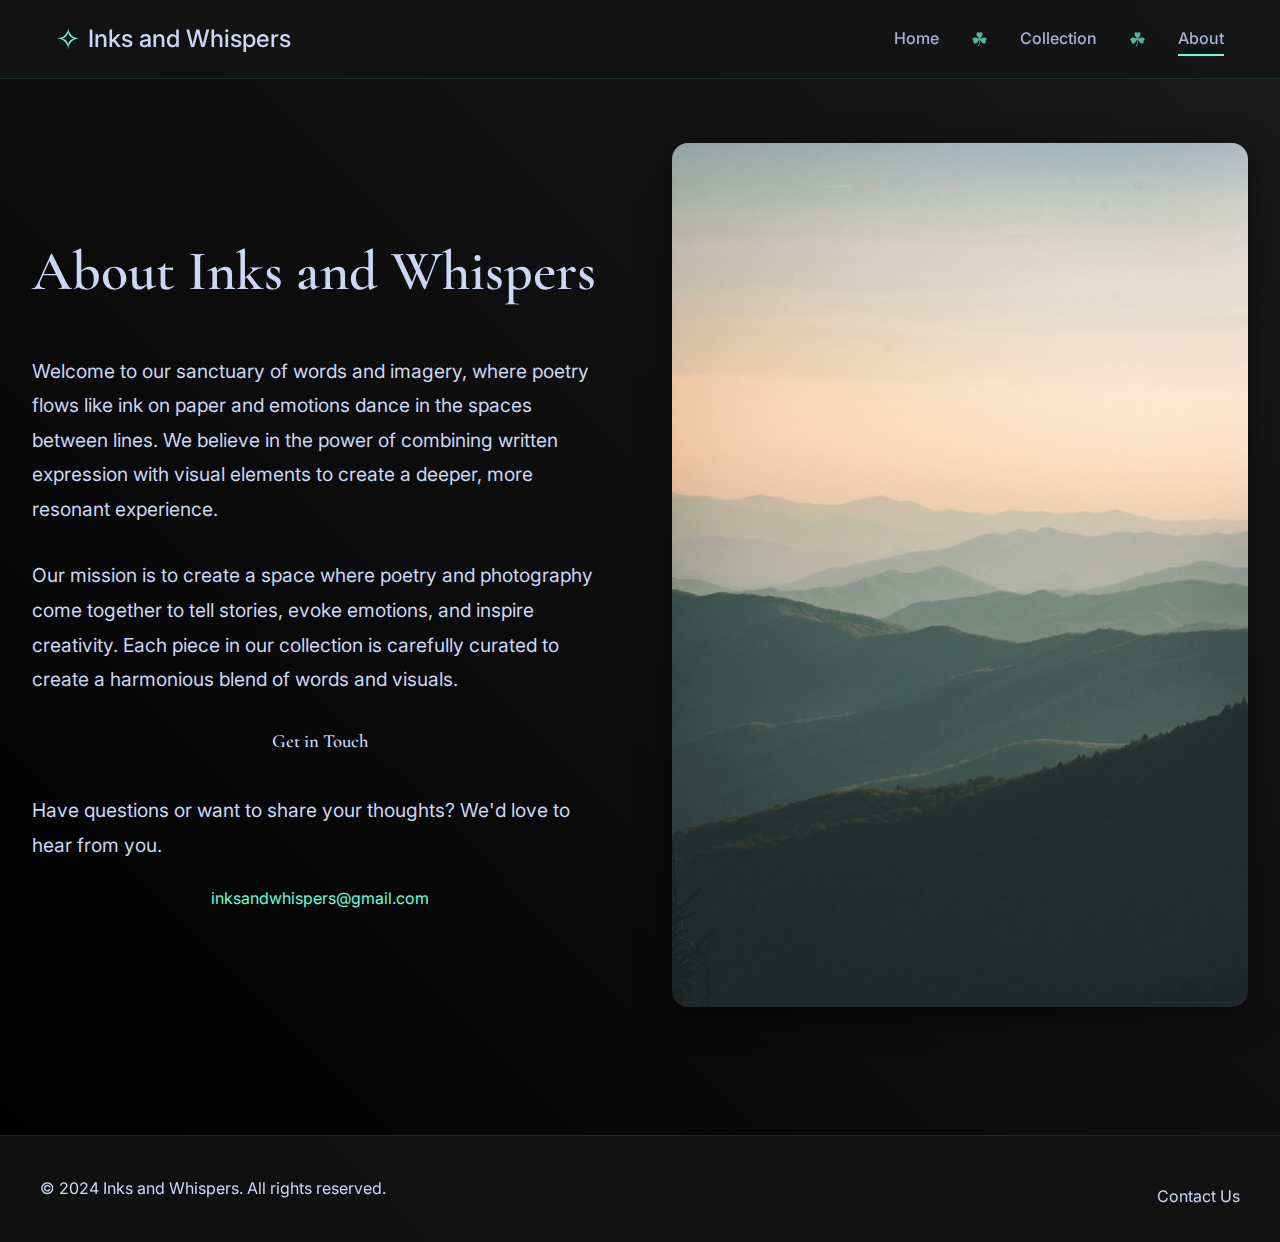
<file: about.html>
<!DOCTYPE html>
<html lang="en">
<head>
    <meta charset="UTF-8">
    <meta name="viewport" content="width=device-width, initial-scale=1.0">
    <title>About | Inks and Whispers</title>
    <link rel="stylesheet" href="styles.css">
    <link rel="preconnect" href="https://fonts.googleapis.com">
    <link rel="preconnect" href="https://fonts.gstatic.com" crossorigin>
    <link href="https://fonts.googleapis.com/css2?family=Cormorant+Garamond:wght@400;500;600&family=Inter:wght@300;400;500&display=swap" rel="stylesheet">
</head>
<body>
    <nav>
        <div class="nav-content">
            <a href="index.html" class="logo">
                <span class="logo-icon">✧</span>
                <span>Inks and Whispers</span>
            </a>
            <div class="nav-links">
                <a href="index.html">Home</a>
                <span class="nav-leaf">☘</span>
                <a href="collection.html">Collection</a>
                <span class="nav-leaf">☘</span>
                <a href="about.html" class="active">About</a>
            </div>
        </div>
    </nav>

    <main>
        <section class="hero">
            <div class="hero-content">
                <h1>About Inks and Whispers</h1>
                <p>Welcome to our sanctuary of words and imagery, where poetry flows like ink on paper and emotions dance in the spaces between lines. We believe in the power of combining written expression with visual elements to create a deeper, more resonant experience.</p>
                <p>Our mission is to create a space where poetry and photography come together to tell stories, evoke emotions, and inspire creativity. Each piece in our collection is carefully curated to create a harmonious blend of words and visuals.</p>
                <div class="contact-info">
                    <h3>Get in Touch</h3>
                    <p>Have questions or want to share your thoughts? We'd love to hear from you.</p>
                    <a href="mailto:inksandwhispers@gmail.com" class="contact-link">inksandwhispers@gmail.com</a>
                </div>
            </div>
            <div class="hero-image">
                <img src="images/optimized/6.jpg" alt="About Us" width="800" height="600">
            </div>
        </section>
    </main>

    <footer>
        <div class="footer-content">
            <p>&copy; 2024 Inks and Whispers. All rights reserved.</p>
            <div class="social-links">
                <a href="mailto:inksandwhispers@gmail.com" class="contact-link">Contact Us</a>
            </div>
        </div>
    </footer>

    <script src="script.js"></script>
</body>
</html>
</file>
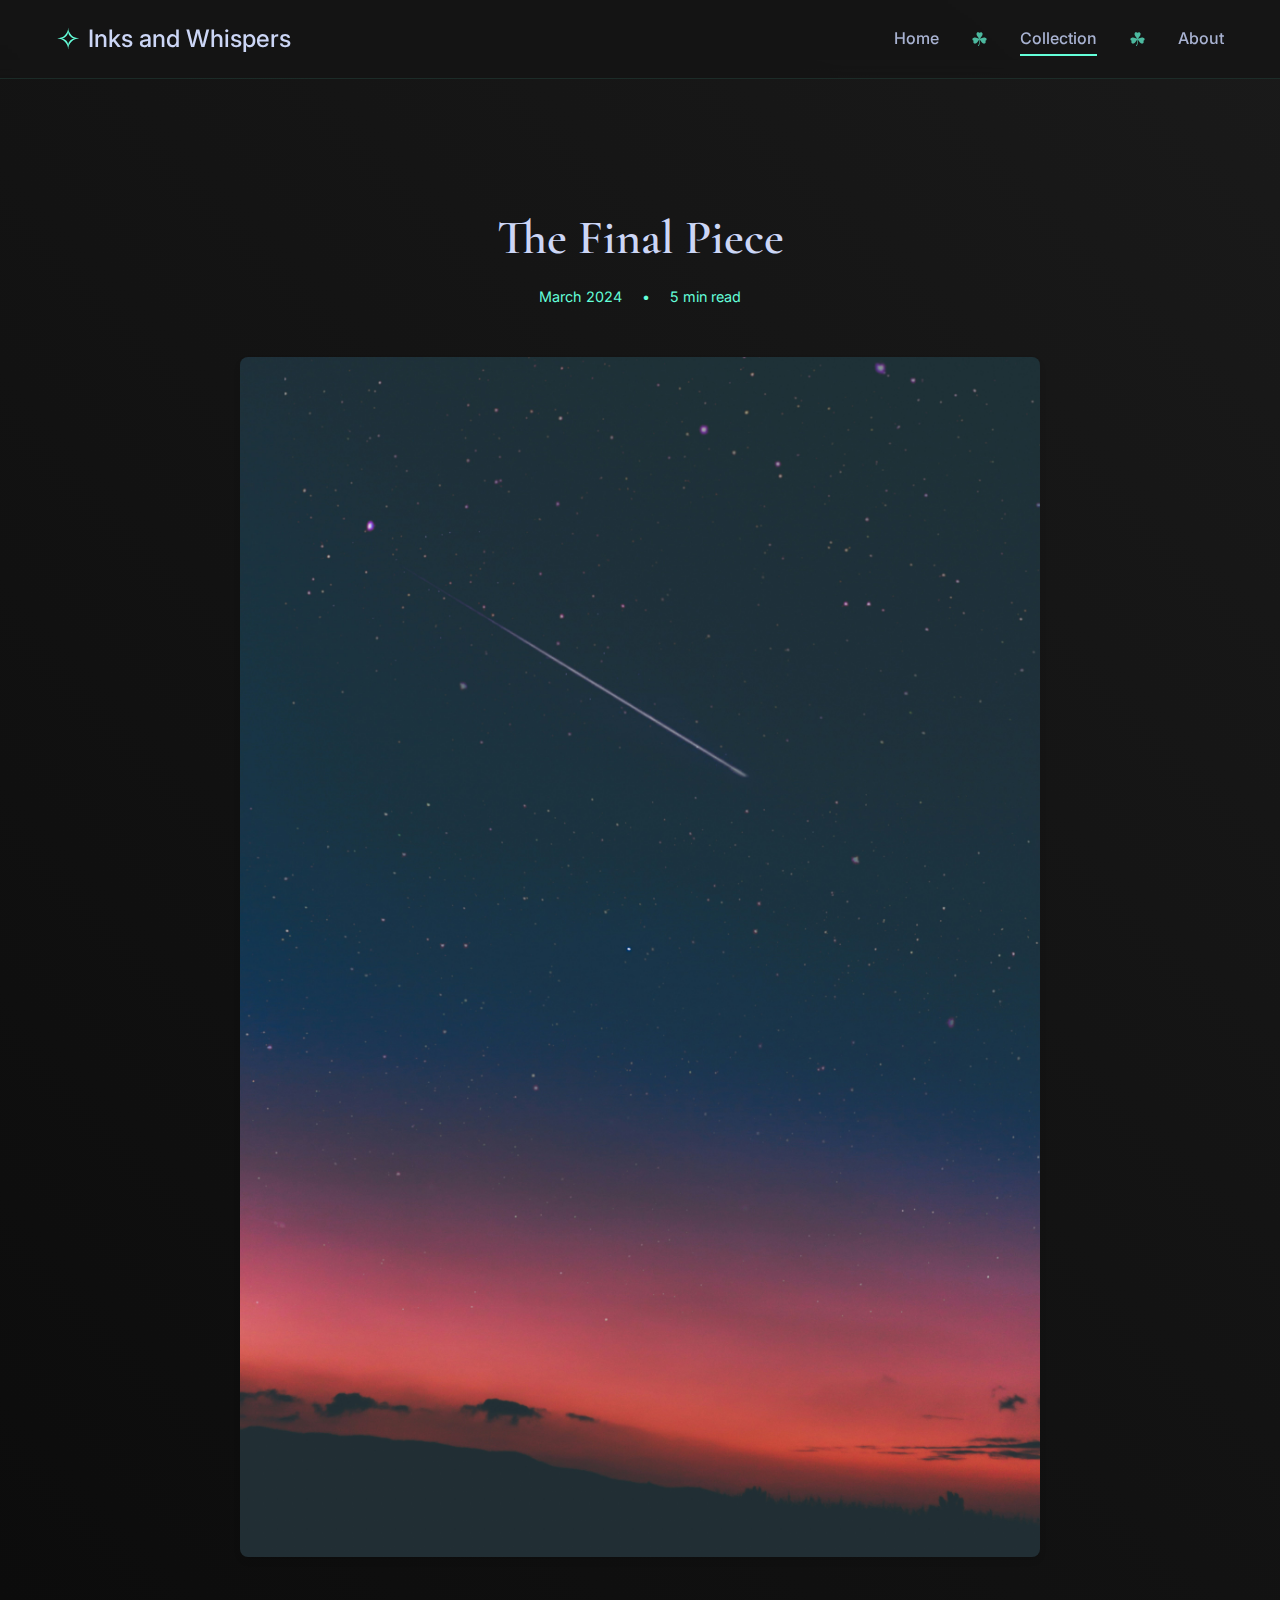
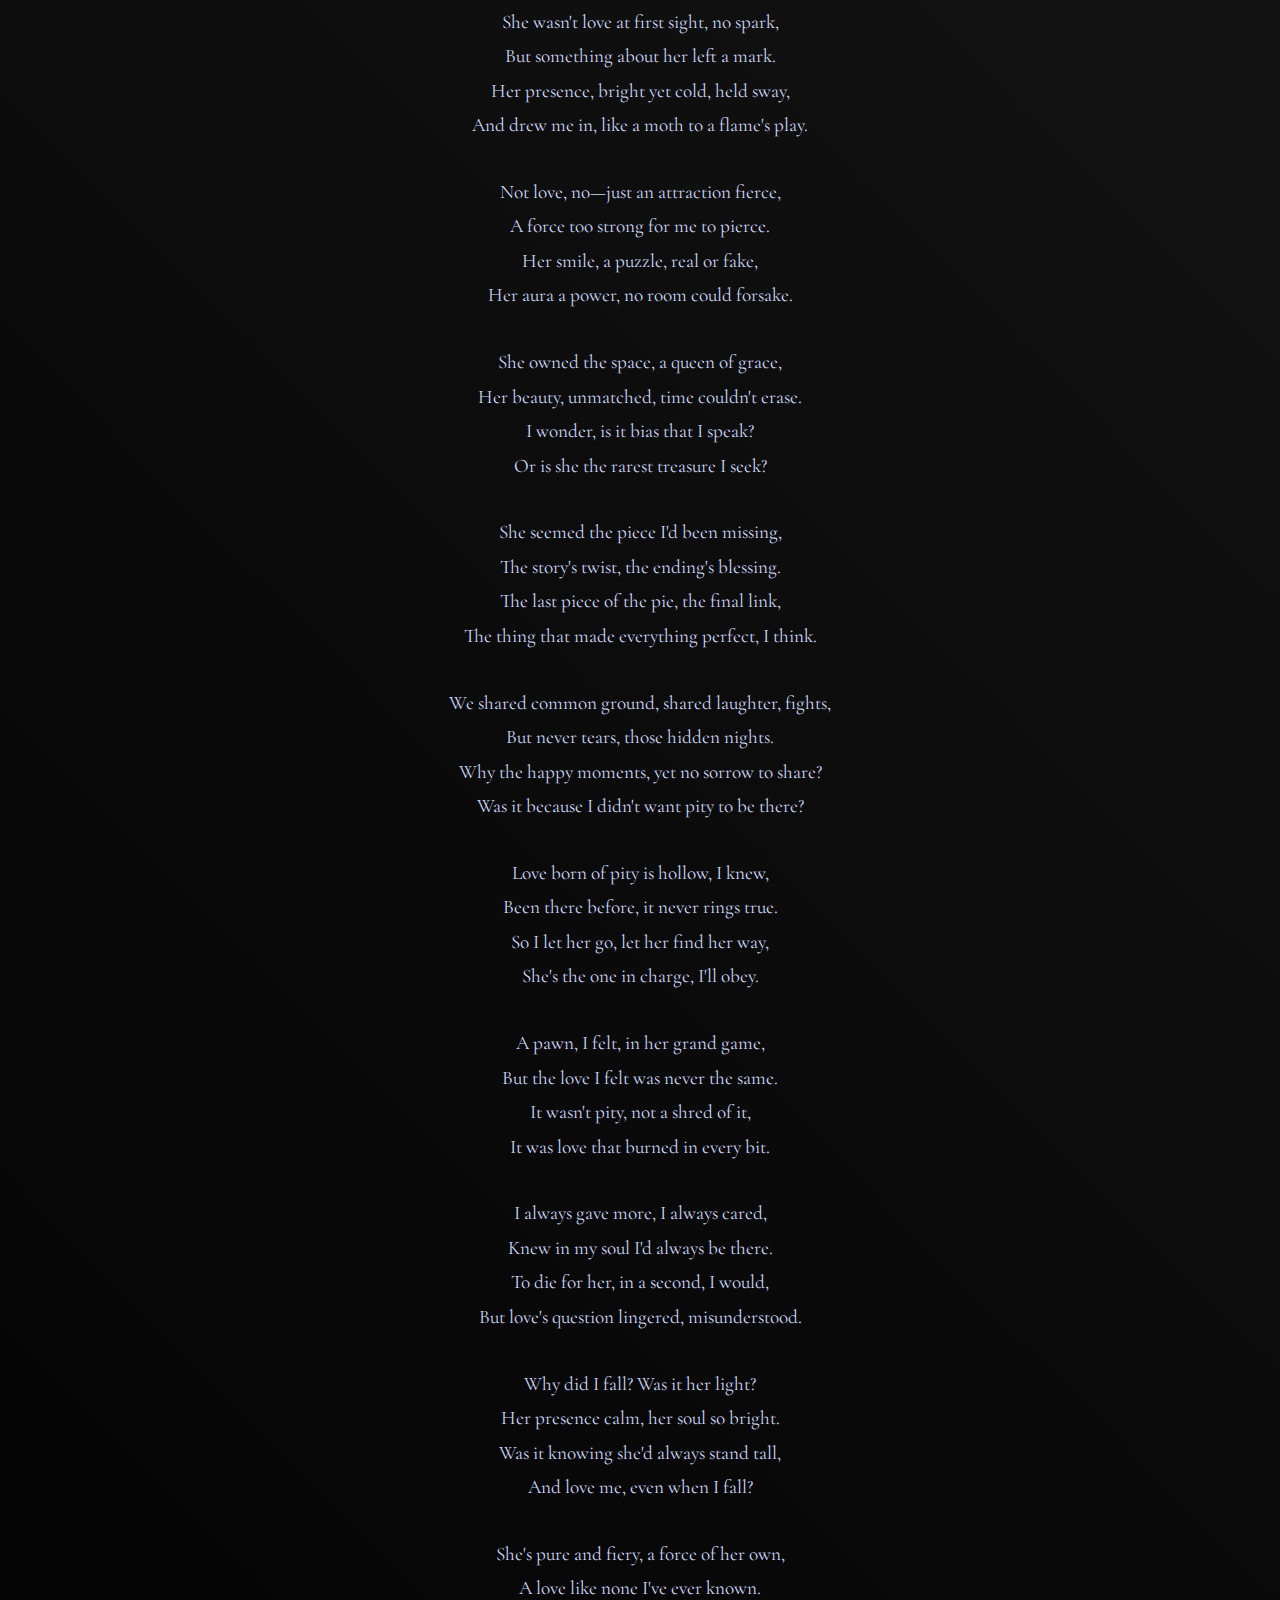
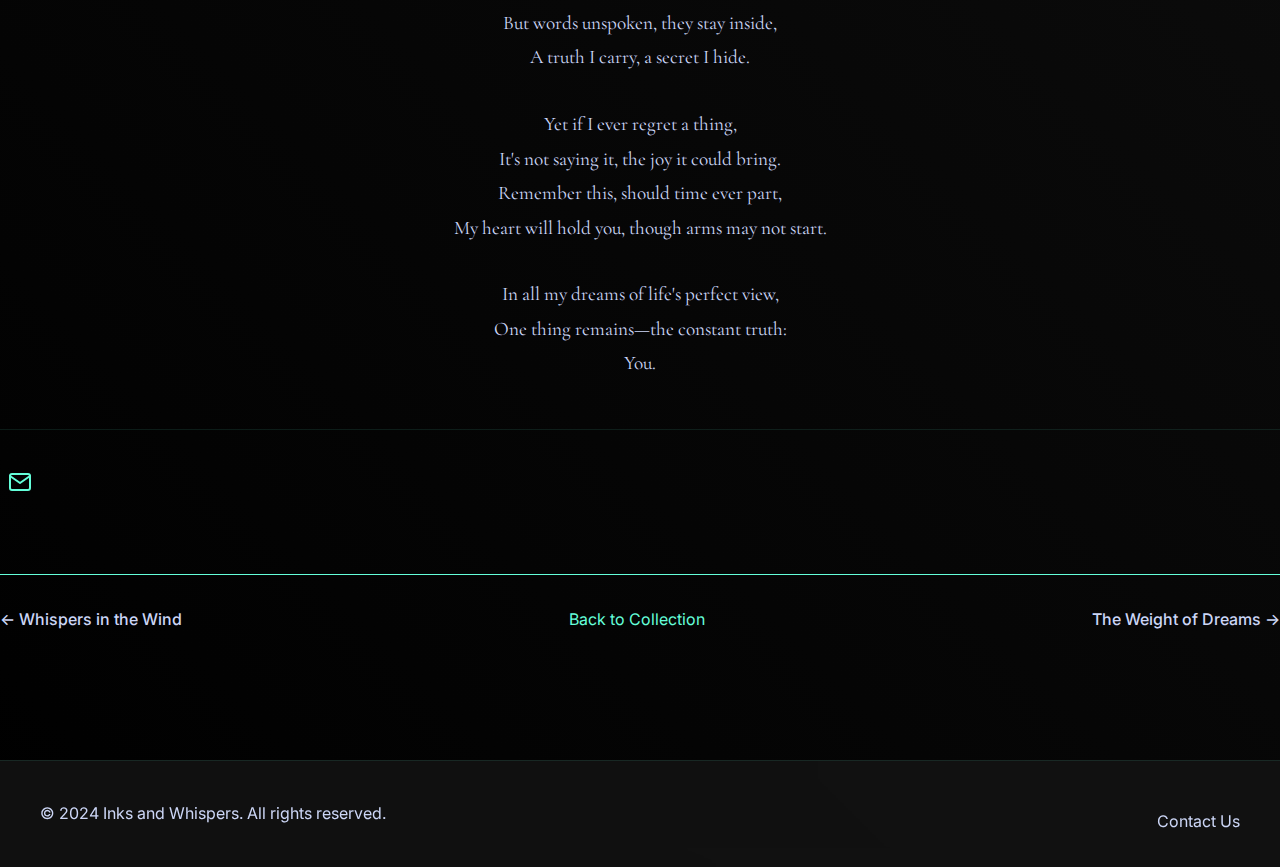
<file: poem2.html>
<!DOCTYPE html>
<html lang="en">
<head>
    <meta charset="UTF-8">
    <meta name="viewport" content="width=device-width, initial-scale=1.0">
    <title>The Final Piece | Inks and Whispers</title>
    <link rel="icon" type="image/svg+xml" href="favicon.svg">
    <link rel="stylesheet" href="styles.css">
    <link rel="preconnect" href="https://fonts.googleapis.com">
    <link rel="preconnect" href="https://fonts.gstatic.com" crossorigin>
    <link href="https://fonts.googleapis.com/css2?family=Cormorant+Garamond:wght@400;500;600&family=Inter:wght@300;400;500&display=swap" rel="stylesheet">
</head>
<body>
    <nav>
        <div class="nav-content">
            <a href="/" class="logo">
                <span class="logo-icon">✧</span>
                <span>Inks and Whispers</span>
            </a>
            <div class="nav-links">
                <a href="/">Home</a>
                <span class="nav-leaf">☘</span>
                <a href="/collection.html" class="active">Collection</a>
                <span class="nav-leaf">☘</span>
                <a href="/about.html">About</a>
            </div>
        </div>
    </nav>

    <main class="poem-single">
        <section class="poem-header">
            <h1>The Final Piece</h1>
            <div class="poem-meta">
                <span>March 2024</span>
                <span>•</span>
                <span>5 min read</span>
            </div>
        </section>

        <div class="featured-image">
            <img src="images/4.jpg" alt="The Final Piece" width="800" height="600">
        </div>

        <div class="poem-text">
            <p>
                She wasn't love at first sight, no spark,<br>
                But something about her left a mark.<br>
                Her presence, bright yet cold, held sway,<br>
                And drew me in, like a moth to a flame's play.
            </p>
            <p>
                Not love, no—just an attraction fierce,<br>
                A force too strong for me to pierce.<br>
                Her smile, a puzzle, real or fake,<br>
                Her aura a power, no room could forsake.
            </p>
            <p>
                She owned the space, a queen of grace,<br>
                Her beauty, unmatched, time couldn't erase.<br>
                I wonder, is it bias that I speak?<br>
                Or is she the rarest treasure I seek?
            </p>
            <p>
                She seemed the piece I'd been missing,<br>
                The story's twist, the ending's blessing.<br>
                The last piece of the pie, the final link,<br>
                The thing that made everything perfect, I think.
            </p>
            <p>
                We shared common ground, shared laughter, fights,<br>
                But never tears, those hidden nights.<br>
                Why the happy moments, yet no sorrow to share?<br>
                Was it because I didn't want pity to be there?
            </p>
            <p>
                Love born of pity is hollow, I knew,<br>
                Been there before, it never rings true.<br>
                So I let her go, let her find her way,<br>
                She's the one in charge, I'll obey.
            </p>
            <p>
                A pawn, I felt, in her grand game,<br>
                But the love I felt was never the same.<br>
                It wasn't pity, not a shred of it,<br>
                It was love that burned in every bit.
            </p>
            <p>
                I always gave more, I always cared,<br>
                Knew in my soul I'd always be there.<br>
                To die for her, in a second, I would,<br>
                But love's question lingered, misunderstood.
            </p>
            <p>
                Why did I fall? Was it her light?<br>
                Her presence calm, her soul so bright.<br>
                Was it knowing she'd always stand tall,<br>
                And love me, even when I fall?
            </p>
            <p>
                She's pure and fiery, a force of her own,<br>
                A love like none I've ever known.<br>
                But words unspoken, they stay inside,<br>
                A truth I carry, a secret I hide.
            </p>
            <p>
                Yet if I ever regret a thing,<br>
                It's not saying it, the joy it could bring.<br>
                Remember this, should time ever part,<br>
                My heart will hold you, though arms may not start.
            </p>
            <p>
                In all my dreams of life's perfect view,<br>
                One thing remains—the constant truth:<br>
                You.
            </p>
        </div>

        <div class="poem-footer">
            <div class="share-buttons">
                <a href="mailto:inksandwhispers@gmail.com" class="share-btn" aria-label="Share via Email">
                    <svg xmlns="http://www.w3.org/2000/svg" width="24" height="24" viewBox="0 0 24 24" fill="none" stroke="currentColor" stroke-width="2" stroke-linecap="round" stroke-linejoin="round"><path d="M4 4h16c1.1 0 2 .9 2 2v12c0 1.1-.9 2-2 2H4c-1.1 0-2-.9-2-2V6c0-1.1.9-2 2-2z"></path><polyline points="22,6 12,13 2,6"></polyline></svg>
                </a>
            </div>
        </div>

        <div class="poem-navigation">
            <a href="/poem1.html" class="prev-poem">← Whispers in the Wind</a>
            <a href="/collection.html" class="back-to-collection">Back to Collection</a>
            <a href="/poem3.html" class="next-poem">The Weight of Dreams →</a>
        </div>
    </main>

    <footer>
        <div class="footer-content">
            <p>&copy; 2024 Inks and Whispers. All rights reserved.</p>
            <div class="social-links">
                <a href="mailto:inksandwhispers@gmail.com" class="contact-link">Contact Us</a>
            </div>
        </div>
    </footer>

    <script src="script.js"></script>
</body>
</html>
</file>
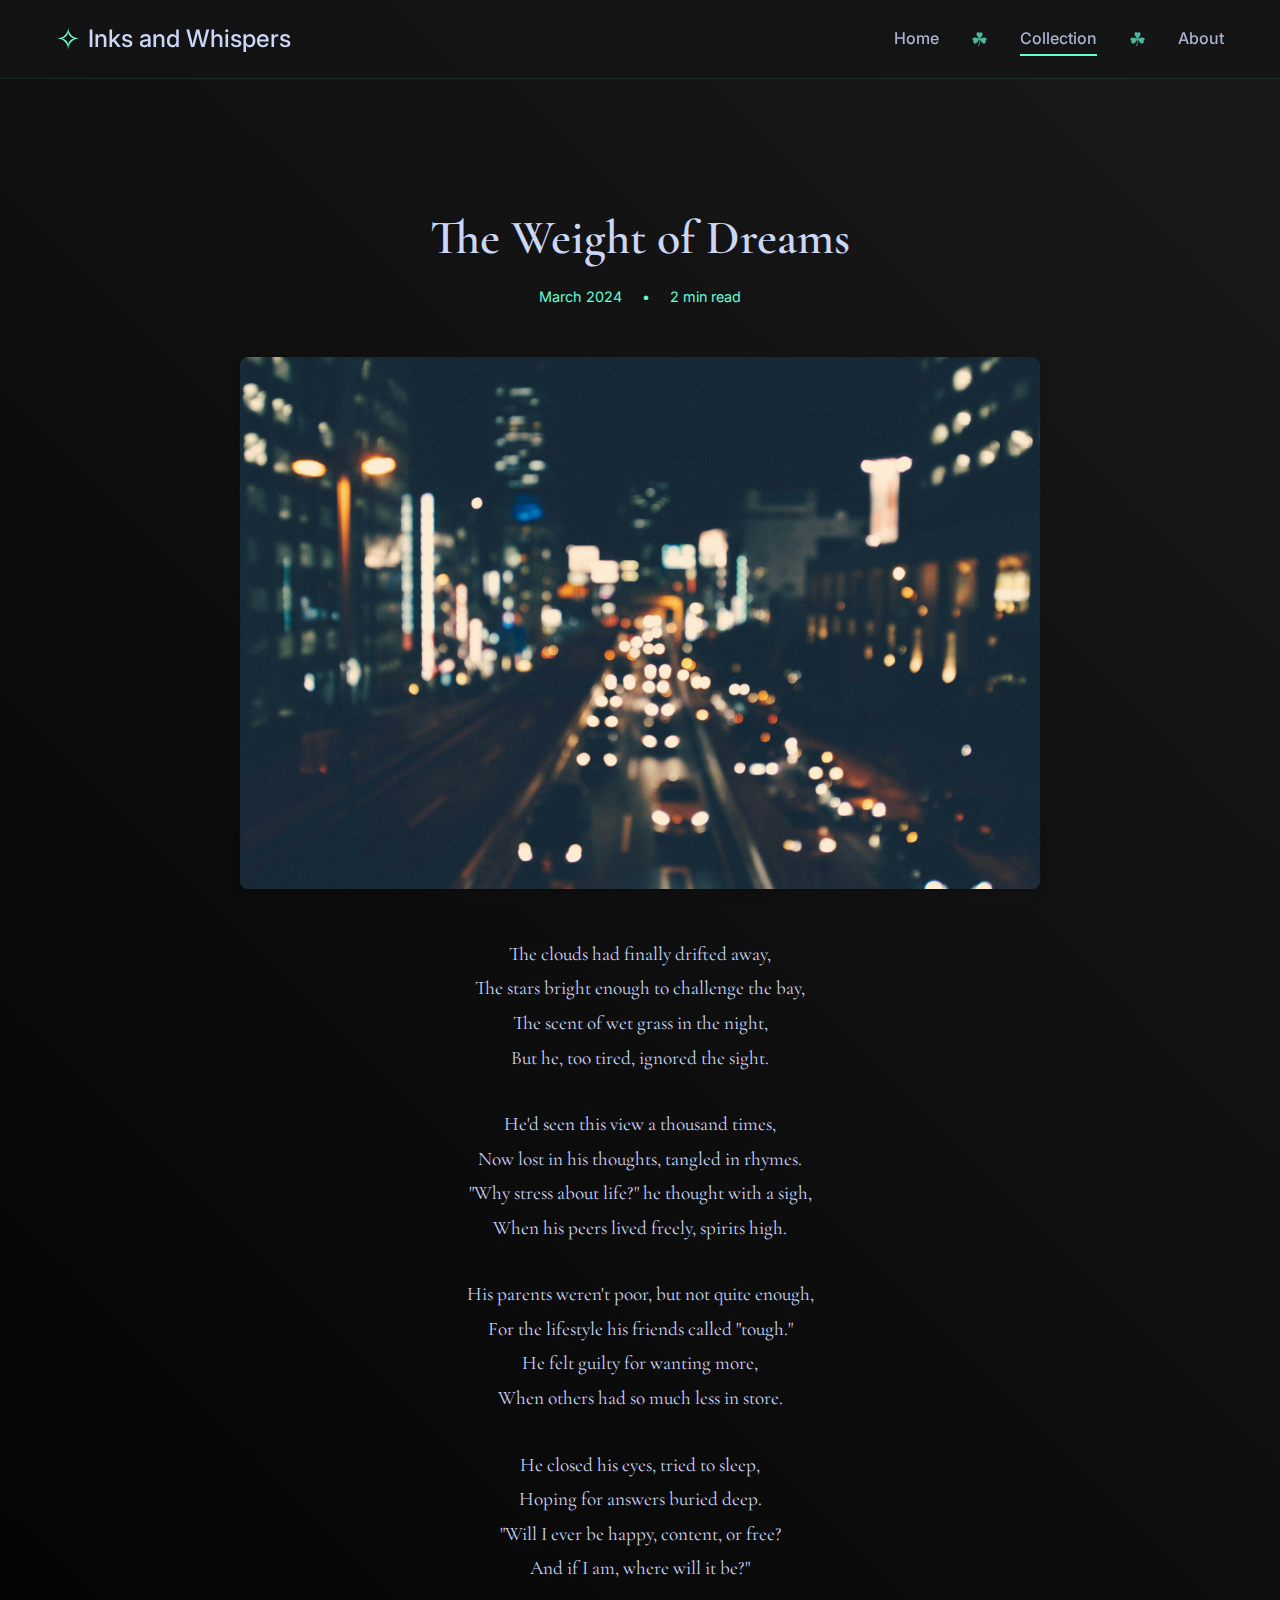
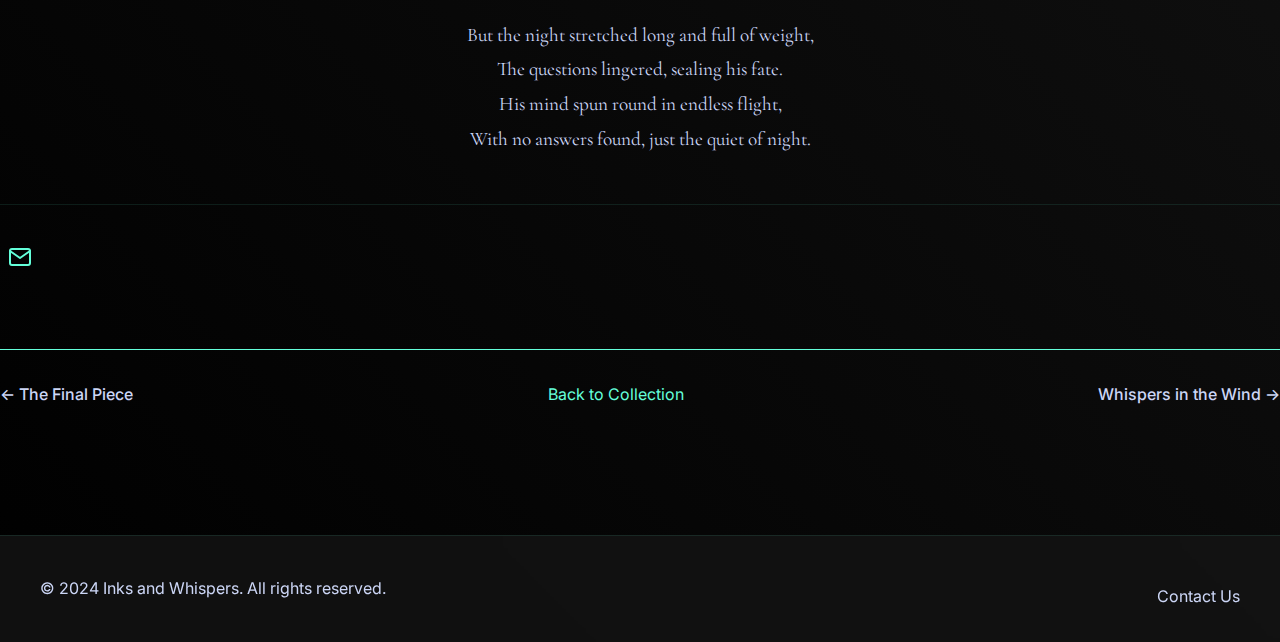
<file: poem3.html>
<!DOCTYPE html>
<html lang="en">
<head>
    <meta charset="UTF-8">
    <meta name="viewport" content="width=device-width, initial-scale=1.0">
    <title>The Weight of Dreams | Inks and Whispers</title>
    <link rel="icon" type="image/svg+xml" href="favicon.svg">
    <link rel="stylesheet" href="styles.css">
    <link rel="preconnect" href="https://fonts.googleapis.com">
    <link rel="preconnect" href="https://fonts.gstatic.com" crossorigin>
    <link href="https://fonts.googleapis.com/css2?family=Cormorant+Garamond:wght@400;500;600&family=Inter:wght@300;400;500&display=swap" rel="stylesheet">
</head>
<body>
    <nav>
        <div class="nav-content">
            <a href="/" class="logo">
                <span class="logo-icon">✧</span>
                <span>Inks and Whispers</span>
            </a>
            <div class="nav-links">
                <a href="/">Home</a>
                <span class="nav-leaf">☘</span>
                <a href="/collection.html" class="active">Collection</a>
                <span class="nav-leaf">☘</span>
                <a href="/about.html">About</a>
            </div>
        </div>
    </nav>

    <main class="poem-single">
        <section class="poem-header">
            <h1>The Weight of Dreams</h1>
            <div class="poem-meta">
                <span>March 2024</span>
                <span>•</span>
                <span>2 min read</span>
            </div>
        </section>

        <div class="featured-image">
            <img src="images/5.jpg" alt="The Weight of Dreams" width="800" height="600">
        </div>

        <div class="poem-text">
            <p>
                The clouds had finally drifted away,<br>
                The stars bright enough to challenge the bay,<br>
                The scent of wet grass in the night,<br>
                But he, too tired, ignored the sight.
            </p>
            <p>
                He'd seen this view a thousand times,<br>
                Now lost in his thoughts, tangled in rhymes.<br>
                "Why stress about life?" he thought with a sigh,<br>
                When his peers lived freely, spirits high.
            </p>
            <p>
                His parents weren't poor, but not quite enough,<br>
                For the lifestyle his friends called "tough."<br>
                He felt guilty for wanting more,<br>
                When others had so much less in store.
            </p>
            <p>
                He closed his eyes, tried to sleep,<br>
                Hoping for answers buried deep.<br>
                "Will I ever be happy, content, or free?<br>
                And if I am, where will it be?"
            </p>
            <p>
                But the night stretched long and full of weight,<br>
                The questions lingered, sealing his fate.<br>
                His mind spun round in endless flight,<br>
                With no answers found, just the quiet of night.
            </p>
        </div>

        <div class="poem-footer">
            <div class="share-buttons">
                <a href="mailto:inksandwhispers@gmail.com" class="share-btn" aria-label="Share via Email">
                    <svg xmlns="http://www.w3.org/2000/svg" width="24" height="24" viewBox="0 0 24 24" fill="none" stroke="currentColor" stroke-width="2" stroke-linecap="round" stroke-linejoin="round"><path d="M4 4h16c1.1 0 2 .9 2 2v12c0 1.1-.9 2-2 2H4c-1.1 0-2-.9-2-2V6c0-1.1.9-2 2-2z"></path><polyline points="22,6 12,13 2,6"></polyline></svg>
                </a>
            </div>
        </div>

        <div class="poem-navigation">
            <a href="/poem2.html" class="prev-poem">← The Final Piece</a>
            <a href="/collection.html" class="back-to-collection">Back to Collection</a>
            <a href="/poem1.html" class="next-poem">Whispers in the Wind →</a>
        </div>
    </main>

    <footer>
        <div class="footer-content">
            <p>&copy; 2024 Inks and Whispers. All rights reserved.</p>
            <div class="social-links">
                <a href="mailto:inksandwhispers@gmail.com" class="contact-link">Contact Us</a>
            </div>
        </div>
    </footer>

    <script src="script.js"></script>
</body>
</html>
</file>
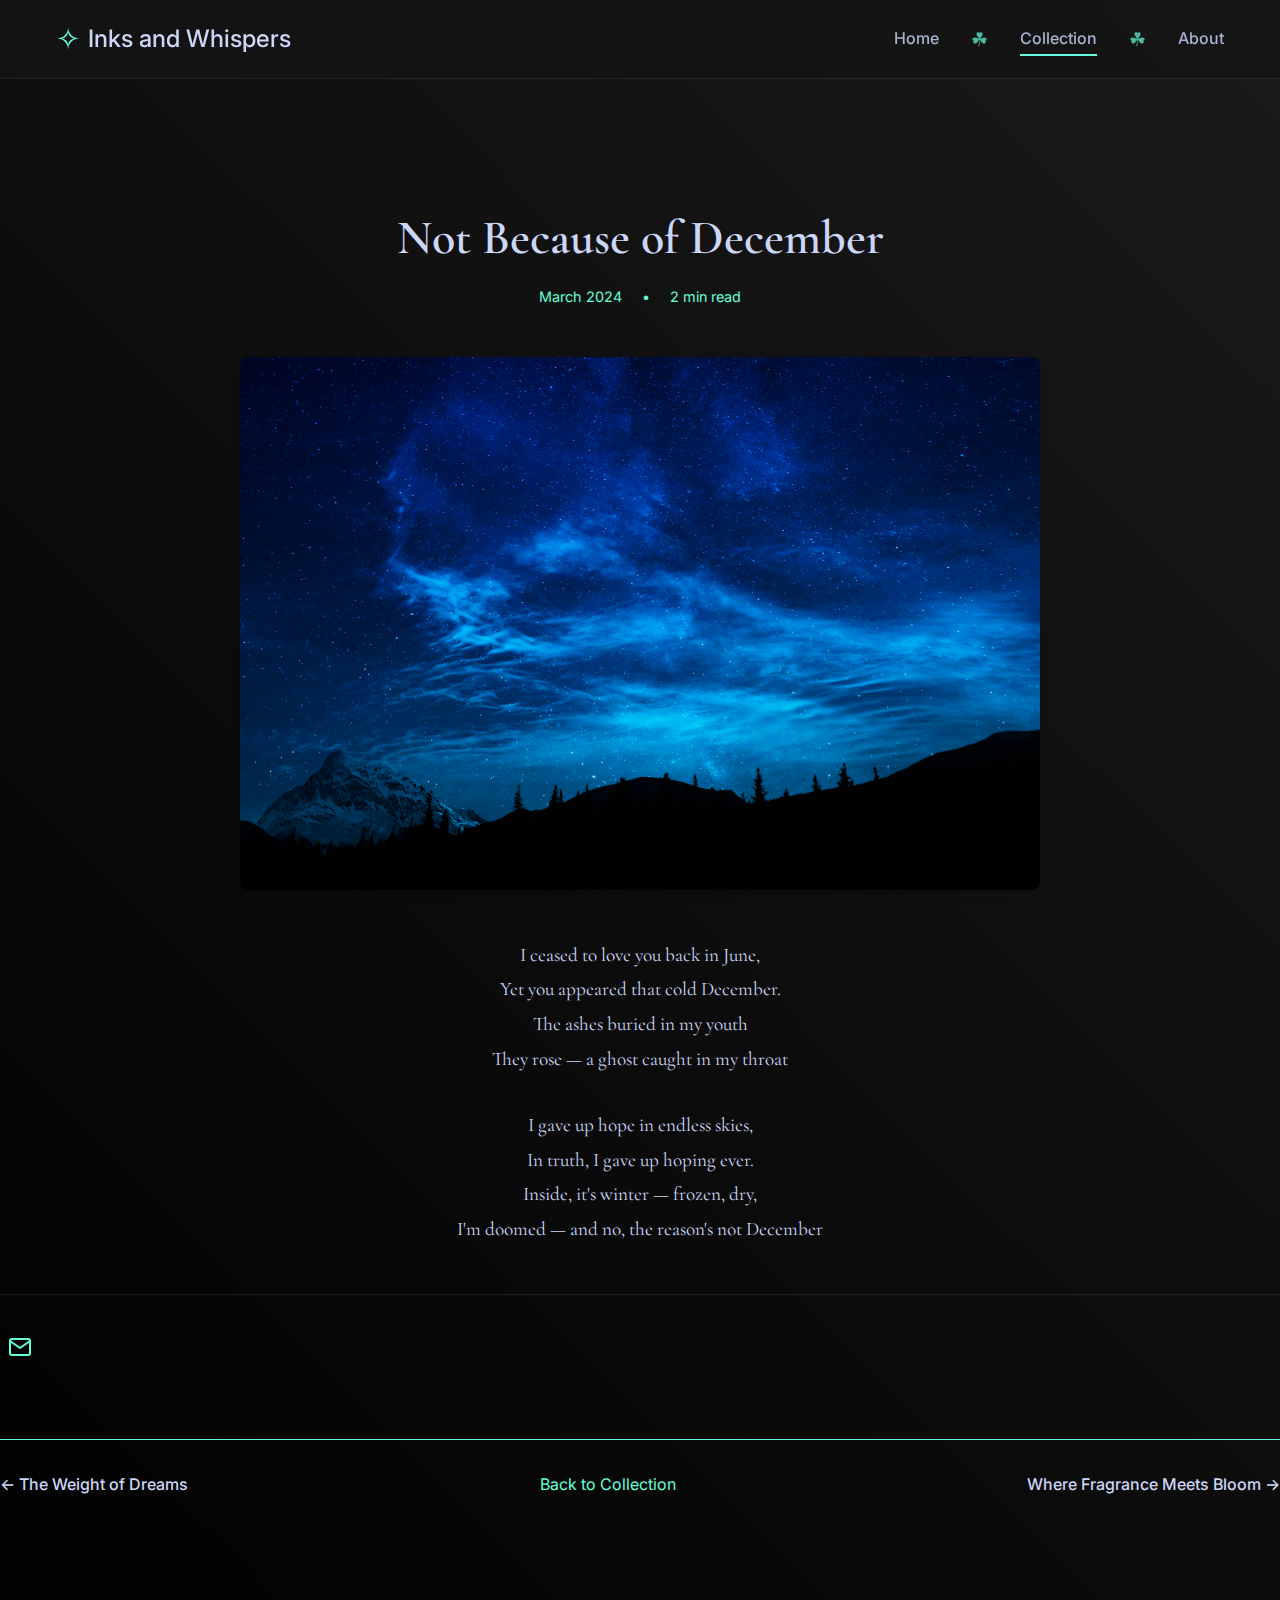
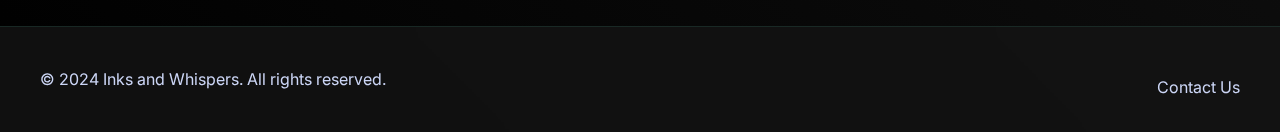
<file: poem4.html>
<!DOCTYPE html>
<html lang="en">
<head>
    <meta charset="UTF-8">
    <meta name="viewport" content="width=device-width, initial-scale=1.0">
    <title>Not Because of December | Inks and Whispers</title>
    <link rel="icon" type="image/svg+xml" href="favicon.svg">
    <link rel="stylesheet" href="styles.css">
    <link rel="preconnect" href="https://fonts.googleapis.com">
    <link rel="preconnect" href="https://fonts.gstatic.com" crossorigin>
    <link href="https://fonts.googleapis.com/css2?family=Cormorant+Garamond:wght@400;500;600&family=Inter:wght@300;400;500&display=swap" rel="stylesheet">
</head>
<body>
    <nav>
        <div class="nav-content">
            <a href="index.html" class="logo">
                <span class="logo-icon">✧</span>
                <span>Inks and Whispers</span>
            </a>
            <div class="nav-links">
                <a href="index.html">Home</a>
                <span class="nav-leaf">☘</span>
                <a href="collection.html" class="active">Collection</a>
                <span class="nav-leaf">☘</span>
                <a href="about.html">About</a>
            </div>
        </div>
    </nav>

    <main class="poem-single">
        <section class="poem-header">
            <h1>Not Because of December</h1>
            <div class="poem-meta">
                <span>March 2024</span>
                <span>•</span>
                <span>2 min read</span>
            </div>
        </section>

        <div class="featured-image">
            <img src="./images/7.jpg" alt="Not Because of December">
        </div>

        <div class="poem-text">
            <p>
                I ceased to love you back in June,<br>
                Yet you appeared that cold December.<br>
                The ashes buried in my youth<br>
                They rose — a ghost caught in my throat
            </p>
            <p>
                I gave up hope in endless skies,<br>
                In truth, I gave up hoping ever.<br>
                Inside, it's winter — frozen, dry,<br>
                I'm doomed — and no, the reason's not December
            </p>
        </div>

        <div class="poem-footer">
            <div class="share-buttons">
                <a href="mailto:inksandwhispers@gmail.com" class="share-btn" aria-label="Share via Email">
                    <svg xmlns="http://www.w3.org/2000/svg" width="24" height="24" viewBox="0 0 24 24" fill="none" stroke="currentColor" stroke-width="2" stroke-linecap="round" stroke-linejoin="round"><path d="M4 4h16c1.1 0 2 .9 2 2v12c0 1.1-.9 2-2 2H4c-1.1 0-2-.9-2-2V6c0-1.1.9-2 2-2z"></path><polyline points="22,6 12,13 2,6"></polyline></svg>
                </a>
            </div>
        </div>

        <div class="poem-navigation">
            <a href="poem3.html" class="prev-poem">← The Weight of Dreams</a>
            <a href="collection.html" class="back-to-collection">Back to Collection</a>
            <a href="poem5.html" class="next-poem">Where Fragrance Meets Bloom →</a>
        </div>
    </main>

    <footer>
        <div class="footer-content">
            <p>&copy; 2024 Inks and Whispers. All rights reserved.</p>
            <div class="social-links">
                <a href="mailto:inksandwhispers@gmail.com" class="contact-link">Contact Us</a>
            </div>
        </div>
    </footer>

    <script src="script.js"></script>
</body>
</html>
</file>
<file: styles.css>
:root {
    --primary-color: #ffffff;
    --secondary-color: #a8b2d1;
    --accent-color: #64ffda;
    --text-color: #ccd6f6;
    --background-color: #000000;
    --card-background: rgba(20, 20, 20, 0.7);
    --border-color: rgba(100, 255, 218, 0.1);
    --shadow-color: rgba(0, 0, 0, 0.5);
    --glass-background: rgba(20, 20, 20, 0.8);
    --glass-border: rgba(100, 255, 218, 0.1);
    --glass-shadow: 0 8px 32px 0 rgba(0, 0, 0, 0.5);
    --glass-blur: blur(8px);
    --transition-speed: 0.3s;
}

* {
    margin: 0;
    padding: 0;
    box-sizing: border-box;
    -webkit-font-smoothing: antialiased;
    -moz-osx-font-smoothing: grayscale;
}

body {
    font-family: 'Inter', sans-serif;
    line-height: 1.6;
    color: var(--text-color);
    background-color: var(--background-color);
    background-image: linear-gradient(45deg, #000000 0%, #1a1a1a 100%);
    min-height: 100vh;
}

h1, h2, h3, h4, h5, h6 {
    font-family: 'Cormorant Garamond', serif;
    font-weight: 600;
    line-height: 1.3;
    margin-bottom: 1rem;
}

/* Glass effect */
.glass {
    background: var(--glass-background);
    backdrop-filter: var(--glass-blur);
    -webkit-backdrop-filter: var(--glass-blur);
    border: 1px solid var(--glass-border);
    box-shadow: var(--glass-shadow);
}

/* Navigation */
nav {
    background: var(--glass-background);
    backdrop-filter: var(--glass-blur);
    -webkit-backdrop-filter: var(--glass-blur);
    border-bottom: 1px solid var(--glass-border);
    position: sticky;
    top: 0;
    z-index: 1000;
}

.nav-content {
    max-width: 1200px;
    margin: 0 auto;
    padding: 1rem;
    display: flex;
    justify-content: space-between;
    align-items: center;
}

.logo {
    display: flex;
    align-items: center;
    gap: 0.5rem;
    text-decoration: none;
    color: var(--text-color);
    font-size: 1.5rem;
    font-weight: 500;
    transition: color 0.3s ease;
}

.logo:hover {
    color: var(--accent-color);
}

.logo-icon {
    font-size: 1.8rem;
    color: var(--accent-color);
}

.nav-links {
    display: flex;
    gap: 2rem;
    align-items: center;
}

.nav-leaf {
    color: var(--accent-color);
    font-size: 1.2rem;
    opacity: 0.7;
    transition: opacity 0.3s ease;
}

.nav-links:hover .nav-leaf {
    opacity: 1;
}

.nav-links a {
    color: var(--secondary-color);
    text-decoration: none;
    font-weight: 500;
    transition: color 0.3s ease;
    position: relative;
}

.nav-links a::after {
    content: '';
    position: absolute;
    width: 0;
    height: 2px;
    bottom: -4px;
    left: 0;
    background-color: var(--accent-color);
    transition: width 0.3s ease;
}

.nav-links a:hover::after,
.nav-links a.active::after {
    width: 100%;
}

/* Hero Section */
.hero {
    min-height: 80vh;
    display: grid;
    grid-template-columns: 1fr 1fr;
    gap: 4rem;
    padding: 4rem 2rem;
    align-items: center;
}

.hero-content {
    display: flex;
    flex-direction: column;
    gap: 2rem;
}

.hero-content h1 {
    font-size: 3.5rem;
    line-height: 1.2;
    margin-bottom: 1rem;
}

.hero-content p {
    font-size: 1.2rem;
    line-height: 1.8;
    color: var(--text-color);
}

.hero-image {
    position: relative;
    overflow: hidden;
    border-radius: 1rem;
    box-shadow: 0 8px 32px var(--shadow-color);
}

.hero-image img {
    width: 100%;
    height: auto;
    display: block;
    transition: transform 0.3s ease;
}

.hero-image:hover img {
    transform: scale(1.05);
}

/* Featured Poem */
.featured-poem {
    padding: 4rem 2rem;
    background: linear-gradient(135deg, rgba(100, 255, 218, 0.1) 0%, rgba(20, 20, 20, 0.95) 100%);
    margin-bottom: 2rem;
}

.featured-poem h2 {
    text-align: center;
    font-size: 2.5rem;
    margin-bottom: 2rem;
    color: var(--primary-color);
}

.featured-poem .poem-card {
    max-width: 1000px;
    margin: 0 auto;
    flex-direction: row;
    gap: 2rem;
    padding: 2rem;
}

.featured-poem .poem-banner {
    flex: 1;
    height: auto;
    min-height: 300px;
}

.featured-poem .poem-content {
    flex: 1;
    padding: 1rem 0;
}

.featured-poem .poem-content h2 {
    font-size: 2.5rem;
}

.featured-poem .poem-excerpt {
    font-size: 1.2rem;
    line-height: 1.8;
}

.poem-card {
    display: flex;
    flex-direction: column;
    background: var(--glass-background);
    backdrop-filter: var(--glass-blur);
    -webkit-backdrop-filter: var(--glass-blur);
    border: 1px solid var(--glass-border);
    border-radius: 12px;
    overflow: hidden;
    box-shadow: var(--glass-shadow);
    height: 100%;
    transition: transform 0.3s ease, box-shadow 0.3s ease;
}

.poem-card:hover {
    transform: translateY(-5px);
    box-shadow: 0 12px 40px rgba(100, 255, 218, 0.2);
}

.poem-banner {
    height: 160px;
    position: relative;
    overflow: hidden;
    background: linear-gradient(45deg, var(--accent-color) 0%, rgba(100, 255, 218, 0.2) 100%);
}

.poem-banner img {
    width: 100%;
    height: 100%;
    object-fit: cover;
    opacity: 0.7;
    transition: transform 0.3s ease, opacity 0.3s ease;
}

.poem-card:hover .poem-banner img {
    transform: scale(1.05);
    opacity: 0.9;
}

.poem-content {
    padding: 1.5rem;
    display: flex;
    flex-direction: column;
    flex-grow: 1;
}

.poem-content h2 {
    font-size: 1.5rem;
    margin-bottom: 1rem;
    color: var(--primary-color);
    font-family: 'Cormorant Garamond', serif;
}

.poem-excerpt {
    font-family: 'Inter', sans-serif;
    font-size: 1rem;
    line-height: 1.6;
    margin-bottom: 1.5rem;
    color: var(--secondary-color);
    flex-grow: 1;
}

.read-more {
    align-self: flex-start;
    padding: 0.8rem 1.5rem;
    font-size: 0.9rem;
    margin-top: auto;
}

/* Collection Page */
.collection-header {
    text-align: center;
    padding: 4rem 2rem;
    background-color: var(--background-color);
}

.collection-header h1 {
    font-size: 3rem;
    margin-bottom: 1rem;
}

.poems-grid {
    display: grid;
    grid-template-columns: repeat(auto-fit, minmax(280px, 1fr));
    gap: 2rem;
    padding: 2rem;
    max-width: 1400px;
    margin: 0 auto;
}

/* Individual Poem Page */
.poem-full {
    max-width: 800px;
    margin: 2rem auto;
    padding: 0 2rem;
}

.poem-header {
    text-align: center;
    margin-bottom: 2rem;
}

.poem-meta {
    color: var(--secondary-color);
    font-size: 0.9rem;
}

.poem-meta span {
    margin: 0 0.5rem;
}

.poem-text {
    font-family: 'Cormorant Garamond', serif;
    font-size: 1.25rem;
    line-height: 1.8;
    margin: 2rem 0;
}

.poem-text p {
    margin-bottom: 1.5rem;
}

.poem-footer {
    display: flex;
    justify-content: space-between;
    align-items: center;
    margin-top: 3rem;
    padding-top: 2rem;
    border-top: 1px solid var(--border-color);
}

/* Buttons */
.cta-button, .read-more, .contact-button {
    display: inline-block;
    padding: 1rem 2rem;
    background: transparent;
    color: var(--accent-color);
    text-decoration: none;
    border-radius: 4px;
    transition: all 0.3s ease;
    border: 2px solid var(--accent-color);
    cursor: pointer;
    position: relative;
    overflow: hidden;
}

.cta-button:hover, .read-more:hover, .contact-button:hover {
    background: rgba(100, 255, 218, 0.1);
    transform: translateY(-2px);
    box-shadow: 0 4px 12px rgba(100, 255, 218, 0.2);
}

/* Share Buttons */
.share-buttons {
    display: flex;
    gap: 1rem;
}

.share-button {
    background: none;
    border: none;
    color: var(--text-color);
    cursor: pointer;
    padding: 0.5rem;
    transition: color 0.3s ease;
}

.share-button:hover {
    color: var(--accent-color);
}

/* Footer */
footer {
    background: var(--glass-background);
    backdrop-filter: var(--glass-blur);
    -webkit-backdrop-filter: var(--glass-blur);
    border-top: 1px solid var(--glass-border);
    padding: 2rem;
    margin-top: 4rem;
}

.footer-content {
    max-width: 1200px;
    margin: 0 auto;
    display: flex;
    justify-content: space-between;
    align-items: center;
}

.social-links {
    display: flex;
    gap: 1rem;
    margin-top: 1rem;
}

.social-links a {
    color: var(--text-color);
    transition: color 0.3s ease;
}

.social-links a:hover {
    color: var(--accent-color);
}

/* Theme Toggle */
#theme-toggle {
    display: none;
}

/* Enhanced Responsive Design */
@media (max-width: 1200px) {
    .nav-content,
    .hero,
    .poem-card,
    .footer-content {
        max-width: 95%;
        margin: 0 auto;
    }
}

@media (max-width: 992px) {
    .hero-content h1 {
        font-size: 3rem;
    }
    
    .poem-content h2 {
        font-size: 1.8rem;
    }
    
    .poem-excerpt {
        font-size: 1.1rem;
    }
}

@media (max-width: 768px) {
    .nav-content {
        padding: 0.8rem;
    }
    
    .logo {
        font-size: 1.2rem;
    }
    
    .logo-icon {
        font-size: 1.5rem;
    }
    
    .hero {
        grid-template-columns: 1fr;
        padding: 2rem 1rem;
        gap: 2rem;
    }
    
    .hero-content {
        text-align: center;
    }
    
    .hero-content h1 {
        font-size: 2.5rem;
    }
    
    .hero-content p {
        font-size: 1.1rem;
    }
    
    .hero-image {
        width: 100%;
        max-width: 500px;
        margin: 0 auto;
    }
    
    .poem-card {
        flex-direction: column;
        margin: 1rem;
    }
    
    .poem-image {
        height: 250px;
    }
    
    .poem-content {
        padding: 1.5rem;
    }
    
    .poem-navigation {
        flex-direction: column;
        gap: 1rem;
        text-align: center;
    }
    
    .prev-poem,
    .next-poem,
    .back-to-collection {
        width: 100%;
        justify-content: center;
    }
}

@media (max-width: 576px) {
    .nav-content {
        flex-direction: column;
        gap: 0.5rem;
    }
    
    .nav-links {
        width: 100%;
        justify-content: center;
        gap: 1rem;
    }
    
    .hero-content h1 {
        font-size: 2rem;
    }
    
    .hero-content p {
        font-size: 1rem;
    }
    
    .poem-header h1 {
        font-size: 2rem;
    }
    
    .poem-text {
        font-size: 1rem;
    }
    
    .footer-content {
        flex-direction: column;
        text-align: center;
        gap: 1rem;
    }
    
    .social-links {
        justify-content: center;
    }
}

/* Touch Device Optimizations */
@media (hover: none) {
    .nav-links a::after {
        display: none;
    }
    
    .cta-button,
    .read-more,
    .contact-button {
        padding: 0.8rem 1.5rem;
    }
    
    .share-btn {
        padding: 0.8rem;
    }
}

/* High-DPI Screen Optimizations */
@media (-webkit-min-device-pixel-ratio: 2), (min-resolution: 192dpi) {
    .hero-image img,
    .poem-image img,
    .featured-image img {
        image-rendering: -webkit-optimize-contrast;
    }
}

/* Print Styles */
@media print {
    .nav-links,
    .share-buttons,
    .poem-navigation {
        display: none;
    }
    
    body {
        background: white;
        color: black;
    }
    
    .hero,
    .poem-card,
    .featured-poem {
        break-inside: avoid;
    }
    
    .footer-content {
        border-top: 1px solid #ccc;
    }
}

/* Animations */
@keyframes fadeIn {
    from {
        opacity: 0;
        transform: translateY(20px);
    }
    to {
        opacity: 1;
        transform: translateY(0);
    }
}

.fade-in {
    animation: fadeIn 0.6s ease-out forwards;
}

/* Mobile Menu */
@media (max-width: 768px) {
    .nav-links {
        position: fixed;
        top: 60px;
        left: 0;
        right: 0;
        background-color: var(--background-color);
        padding: 1rem;
        flex-direction: column;
        gap: 1rem;
        transform: translateY(-100%);
        opacity: 0;
        transition: all var(--transition-speed);
        box-shadow: 0 2px 4px rgba(0, 0, 0, 0.1);
    }

    .nav-links.active {
        transform: translateY(0);
        opacity: 1;
    }

    .menu-button {
        display: block;
        background: none;
        border: none;
        color: var(--text-color);
        cursor: pointer;
        padding: 0.5rem;
    }

    .collection-header {
        padding: 6rem 0 3rem;
    }

    .collection-header h1 {
        font-size: 2.5rem;
    }

    .grid-container {
        grid-template-columns: 1fr;
    }
}

/* Single Poem Page */
.poem-single {
    padding: 8rem 0 4rem;
}

.poem-header {
    text-align: center;
    margin-bottom: 3rem;
}

.poem-header h1 {
    font-family: 'Cormorant Garamond', serif;
    font-size: 3rem;
    margin-bottom: 1rem;
}

.poem-meta {
    color: var(--accent-color);
    font-size: 0.9rem;
}

.poem-meta span {
    margin: 0 0.5rem;
}

.featured-image {
    margin: 0 auto 3rem;
    max-width: 800px;
    border-radius: 8px;
    overflow: hidden;
    box-shadow: 0 4px 6px rgba(0, 0, 0, 0.1);
}

.featured-image img {
    width: 100%;
    height: auto;
    display: block;
}

.poem-text {
    max-width: 600px;
    margin: 0 auto;
    font-family: 'Cormorant Garamond', serif;
    font-size: 1.2rem;
    line-height: 1.8;
    text-align: center;
}

.poem-text p {
    margin-bottom: 2rem;
}

.poem-footer {
    margin-top: 3rem;
    text-align: center;
}

.share-buttons {
    display: flex;
    justify-content: center;
    gap: 1rem;
}

.share-btn {
    background: none;
    border: none;
    color: var(--accent-color);
    cursor: pointer;
    padding: 0.5rem;
    transition: color var(--transition-speed);
}

.share-btn:hover {
    color: var(--primary-color);
}

.poem-navigation {
    display: flex;
    justify-content: space-between;
    align-items: center;
    margin-top: 4rem;
    padding-top: 2rem;
    border-top: 1px solid var(--accent-color);
}

.prev-poem,
.next-poem,
.back-to-collection {
    display: flex;
    align-items: center;
    gap: 0.5rem;
    color: var(--text-color);
    text-decoration: none;
    transition: color var(--transition-speed);
}

.prev-poem,
.next-poem {
    font-weight: 500;
}

.prev-poem:hover,
.next-poem:hover,
.back-to-collection:hover {
    color: var(--accent-color);
}

.back-to-collection {
    color: var(--accent-color);
}

@media (max-width: 768px) {
    .poem-single {
        padding: 6rem 0 3rem;
    }

    .poem-header h1 {
        font-size: 2.5rem;
    }

    .poem-text {
        font-size: 1.1rem;
    }

    .poem-navigation {
        flex-direction: column;
        gap: 1rem;
        text-align: center;
    }

    .prev-poem,
    .next-poem {
        width: 100%;
        justify-content: center;
    }
}

/* About Page */
.about-section {
    padding: 8rem 0 4rem;
}

.about-content {
    max-width: 1000px;
    margin: 0 auto;
}

.about-content h1 {
    font-family: 'Cormorant Garamond', serif;
    font-size: 3rem;
    text-align: center;
    margin-bottom: 3rem;
}

.about-grid {
    display: grid;
    grid-template-columns: 1fr 1fr;
    gap: 4rem;
    margin-bottom: 4rem;
}

.about-text {
    font-size: 1.1rem;
    line-height: 1.8;
}

.about-text p {
    margin-bottom: 1.5rem;
}

.about-image {
    position: relative;
    border-radius: 8px;
    overflow: hidden;
    box-shadow: 0 4px 6px rgba(0, 0, 0, 0.1);
}

.about-image img {
    width: 100%;
    height: 100%;
    object-fit: cover;
    display: block;
}

.contact-section {
    text-align: center;
    padding-top: 4rem;
    border-top: 1px solid var(--accent-color);
}

.contact-section h2 {
    font-family: 'Cormorant Garamond', serif;
    font-size: 2rem;
    margin-bottom: 1.5rem;
}

.contact-section p {
    margin-bottom: 2rem;
    color: var(--accent-color);
}

.contact-info {
    display: flex;
    flex-direction: column;
    align-items: center;
    gap: 1.5rem;
}

.contact-link {
    color: var(--accent-color);
    text-decoration: none;
    transition: color 0.3s ease;
}

.contact-link:hover {
    color: var(--primary-color);
}

.social-links {
    display: flex;
    gap: 1.5rem;
}

.social-link {
    color: var(--accent-color);
    transition: color var(--transition-speed);
}

.social-link:hover {
    color: var(--primary-color);
}

@media (max-width: 768px) {
    .about-section {
        padding: 6rem 0 3rem;
    }

    .about-content h1 {
        font-size: 2.5rem;
    }

    .about-grid {
        grid-template-columns: 1fr;
        gap: 2rem;
    }

    .about-text {
        font-size: 1rem;
    }
}

/* Performance Optimizations */
@media (prefers-reduced-motion: reduce) {
    * {
        animation-duration: 0.01ms !important;
        animation-iteration-count: 1 !important;
        transition-duration: 0.01ms !important;
        scroll-behavior: auto !important;
    }
}

/* Add these new animations at the end of the file */
@keyframes float {
    0% {
        transform: translateY(0px);
    }
    50% {
        transform: translateY(-10px);
    }
    100% {
        transform: translateY(0px);
    }
}

@keyframes shimmer {
    0% {
        background-position: -1000px 0;
    }
    100% {
        background-position: 1000px 0;
    }
}

@keyframes fadeInUp {
    from {
        opacity: 0;
        transform: translateY(20px);
    }
    to {
        opacity: 1;
        transform: translateY(0);
    }
}

/* Update image loading styles */
.image-container {
    position: relative;
    overflow: hidden;
    border-radius: 8px;
}

.image-container::before {
    content: '';
    position: absolute;
    top: 0;
    left: 0;
    width: 100%;
    height: 100%;
    background: linear-gradient(90deg, 
        rgba(20, 20, 20, 0) 0%,
        rgba(20, 20, 20, 0.2) 50%,
        rgba(20, 20, 20, 0) 100%);
    animation: shimmer 2s infinite;
}

.image-container img {
    width: 100%;
    height: 100%;
    object-fit: cover;
    transition: transform 0.5s ease, filter 0.5s ease;
    opacity: 0;
    animation: fadeInUp 0.6s ease-out forwards;
}

.image-container:hover img {
    transform: scale(1.05);
    filter: brightness(1.1);
}

/* Update logo styles */
.logo {
    display: flex;
    align-items: center;
    gap: 0.5rem;
    text-decoration: none;
    color: var(--text-color);
    font-size: 1.5rem;
    font-weight: 500;
    transition: color 0.3s ease;
}

.logo:hover {
    color: var(--accent-color);
}

.logo-icon {
    font-size: 1.8rem;
    color: var(--accent-color);
}

/* Update hero section */
.hero-content {
    animation: fadeInUp 0.8s ease-out;
}

.hero-image {
    animation: fadeInUp 1s ease-out 0.2s backwards;
}

/* Update poem cards */
.poem-card {
    animation: fadeInUp 0.6s ease-out;
    transition: transform 0.3s ease, box-shadow 0.3s ease;
}

.poem-card:hover {
    transform: translateY(-5px);
    box-shadow: 0 12px 40px rgba(100, 255, 218, 0.2);
}

/* Add staggered animation for grid items */
.poems-grid article:nth-child(1) { animation-delay: 0.1s; }
.poems-grid article:nth-child(2) { animation-delay: 0.2s; }
.poems-grid article:nth-child(3) { animation-delay: 0.3s; }
.poems-grid article:nth-child(4) { animation-delay: 0.4s; }
.poems-grid article:nth-child(5) { animation-delay: 0.5s; }
.poems-grid article:nth-child(6) { animation-delay: 0.6s; }

@media (max-width: 992px) {
    .featured-poem .poem-card {
        flex-direction: column;
    }
    
    .featured-poem .poem-banner {
        min-height: 200px;
    }
    
    .featured-poem .poem-content {
        padding: 1.5rem;
    }
}

@media (max-width: 768px) {
    .poems-grid {
        grid-template-columns: repeat(auto-fit, minmax(250px, 1fr));
        gap: 1.5rem;
        padding: 1.5rem;
    }
    
    .poem-banner {
        height: 140px;
    }
    
    .poem-content {
        padding: 1.2rem;
    }
    
    .poem-content h2 {
        font-size: 1.3rem;
    }
    
    .featured-poem {
        padding: 3rem 1.5rem;
    }
    
    .featured-poem h2 {
        font-size: 2rem;
    }
}
</file>
